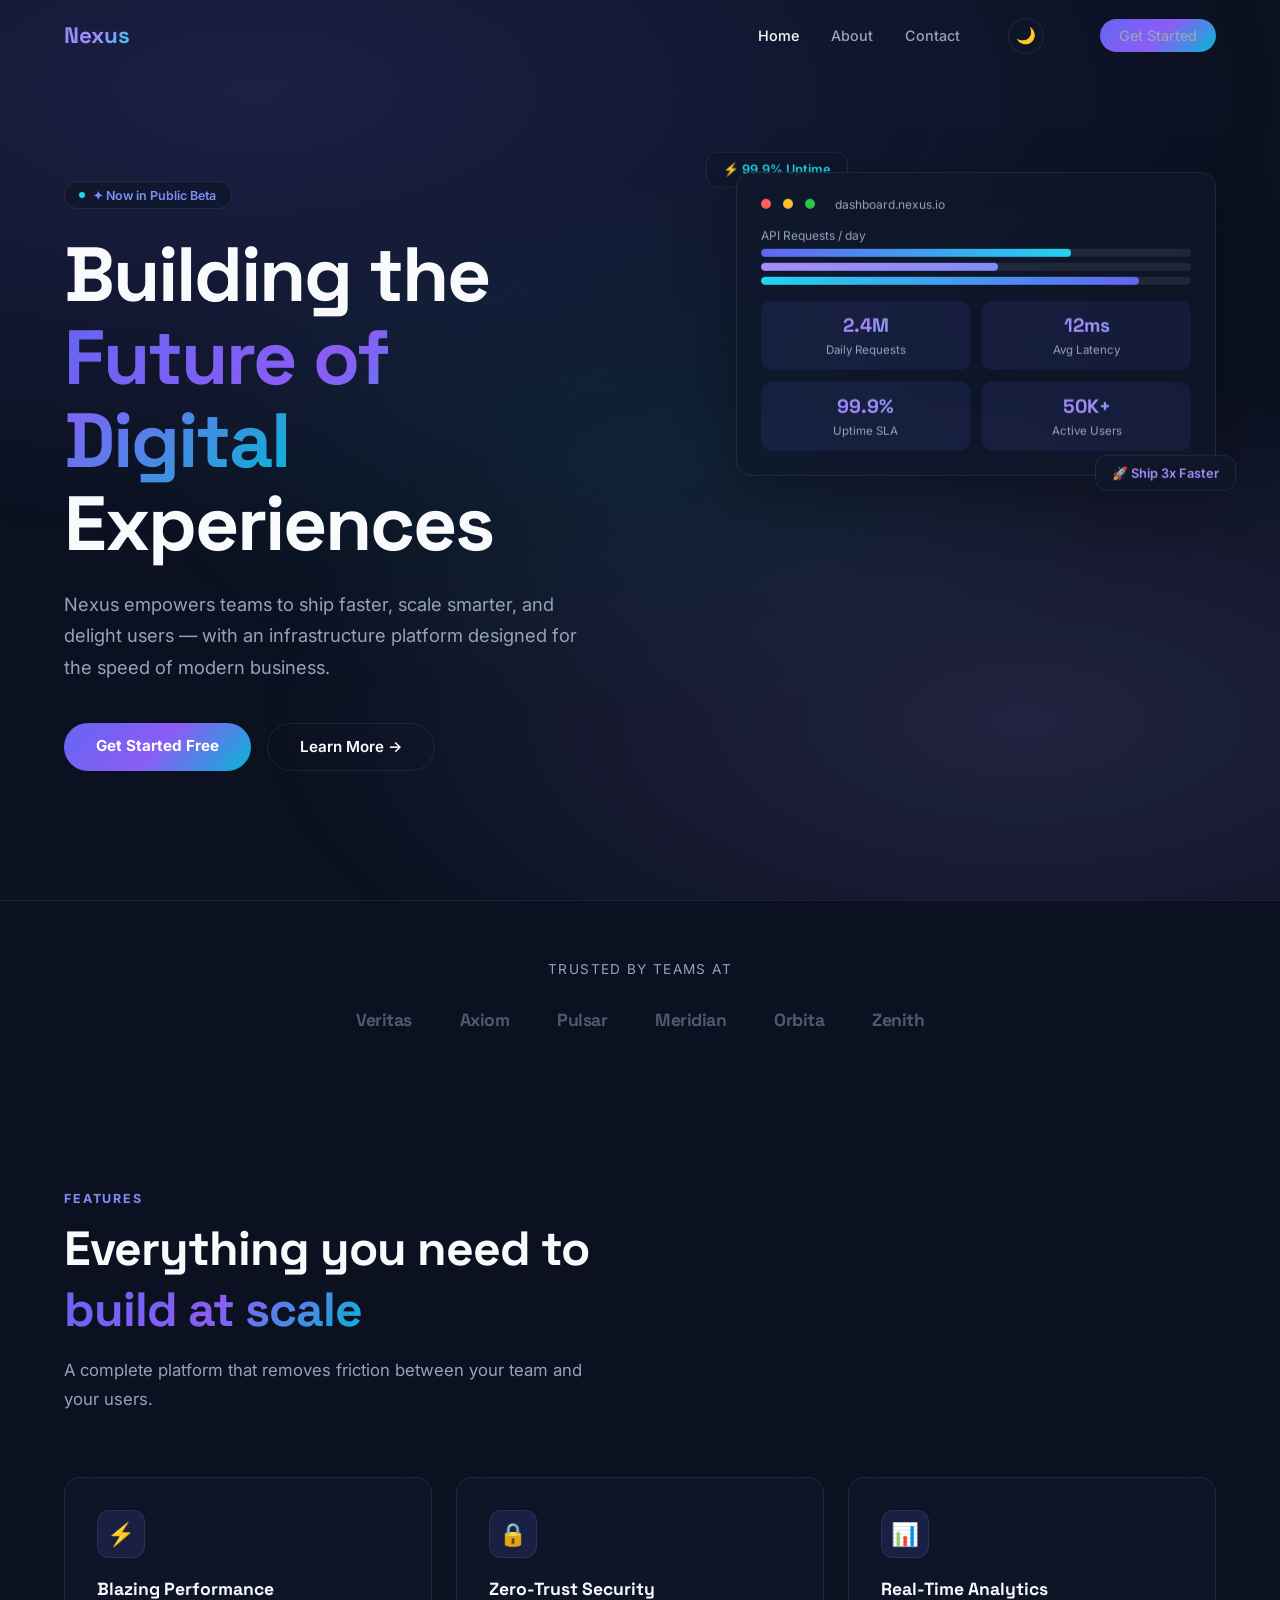
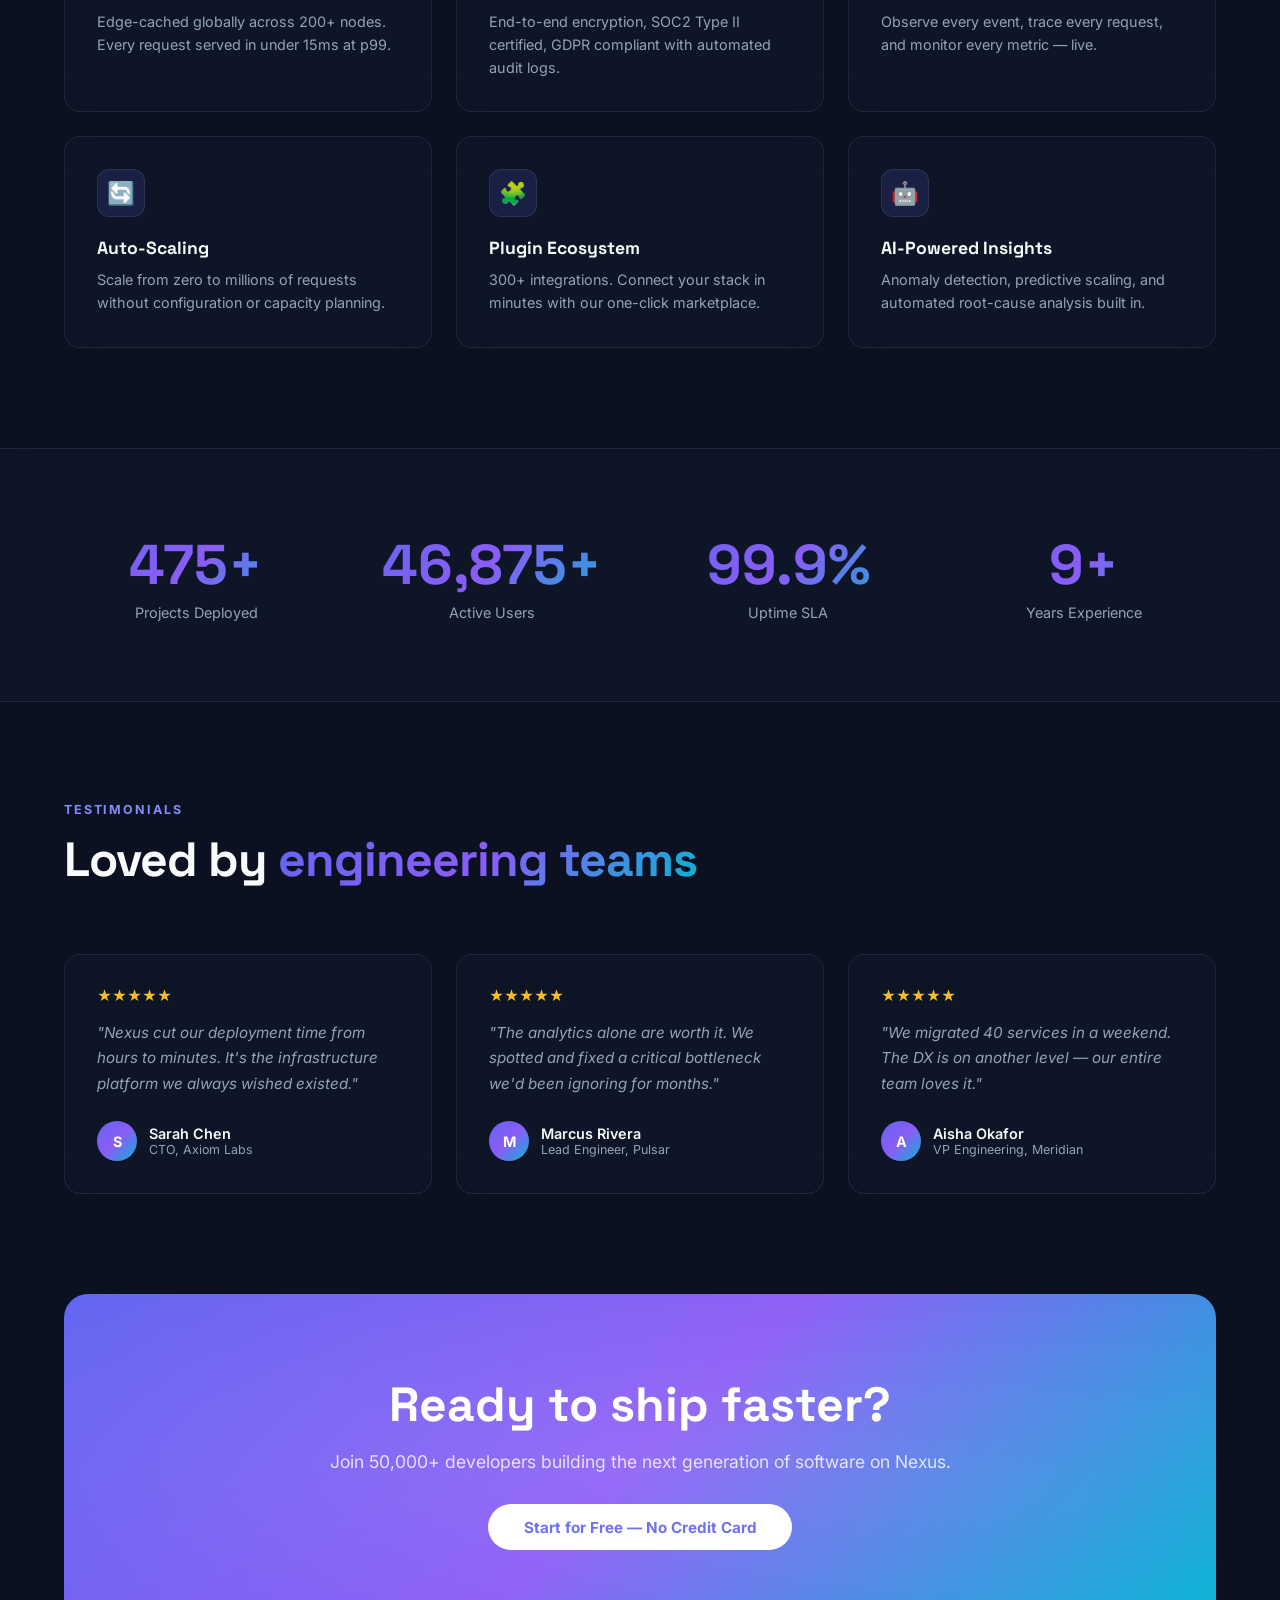
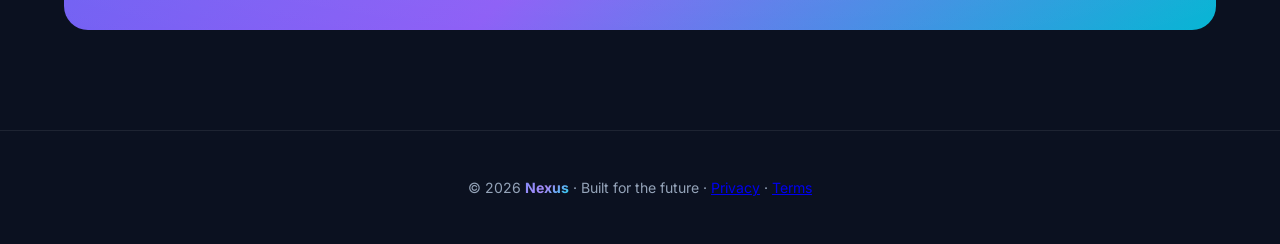
<file: index.html>
<!DOCTYPE html>
<html lang="en" data-theme="dark">

<head>
    <meta charset="UTF-8">
    <meta name="viewport" content="width=device-width, initial-scale=1.0">

    <title>Nexus - Premium SaaS Platform</title>

    <link rel="preconnect" href="https://fonts.googleapis.com">
    <link href="https://fonts.googleapis.com/css2?family=Space+Grotesk:wght@400;500;600;700;800&family=Inter:wght@400;500;600&display=swap" rel="stylesheet">

    <link rel="stylesheet" href="css/style.css">
</head>

<body>

<nav id="navbar">
    <a href="index.html" class="nav-logo">Nexus</a>

    <div class="nav-links">
        <a href="index.html" class="active">Home</a>
        <a href="about.html">About</a>
        <a href="contact.html">Contact</a>

        <button class="theme-toggle" id="themeToggle" title="Toggle theme">
            🌙
        </button>

        <a href="account.html" class="nav-cta">
            Get Started
        </a>
    </div>
</nav>

<!-- HERO -->

<section class="hero" style="padding-left:0;padding-right:0">

    <div class="container">

        <div class="hero-content">

            <div class="badge">
                ✦ Now in Public Beta
            </div>

            <h1>
                Building the
                <br>
                <span class="gradient-text">
                    Future of Digital
                </span>
                <br>
                Experiences
            </h1>

            <p>
                Nexus empowers teams to ship faster,
                scale smarter, and delight users —
                with an infrastructure platform designed
                for the speed of modern business.
            </p>

            <div class="btn-group">

                <a href="account.html" class="btn-primary">
                    Get Started Free
                </a>

                <a href="about.html" class="btn-outline">
                    Learn More →
                </a>

            </div>

        </div>

    </div>

    <div class="hero-visual">

        <div class="float-badge fb1">
            ⚡ 99.9% Uptime
        </div>

        <div class="hero-card">

            <div class="hc-header">
                <div class="hc-dot" style="background:#ff5f57"></div>
                <div class="hc-dot" style="background:#ffbd2e"></div>
                <div class="hc-dot" style="background:#28c840"></div>

                <span style="margin-left:.5rem;font-size:.75rem;color:var(--muted)">
                    dashboard.nexus.io
                </span>
            </div>

            <div style="margin-bottom:1rem">

                <div style="font-size:.75rem;color:var(--muted);margin-bottom:.4rem">
                    API Requests / day
                </div>

                <div class="hc-bar">
                    <div style="width:72%;height:100%;background:linear-gradient(90deg,#6366F1,#22D3EE);border-radius:4px"></div>
                </div>

                <div class="hc-bar">
                    <div style="width:55%;height:100%;background:linear-gradient(90deg,#A78BFA,#818CF8);border-radius:4px"></div>
                </div>

                <div class="hc-bar">
                    <div style="width:88%;height:100%;background:linear-gradient(90deg,#22D3EE,#6366F1);border-radius:4px"></div>
                </div>

            </div>

            <div class="hc-stat">

                <div class="hc-stat-item">
                    <strong>2.4M</strong>
                    <span>Daily Requests</span>
                </div>

                <div class="hc-stat-item">
                    <strong>12ms</strong>
                    <span>Avg Latency</span>
                </div>

                <div class="hc-stat-item">
                    <strong>99.9%</strong>
                    <span>Uptime SLA</span>
                </div>

                <div class="hc-stat-item">
                    <strong>50K+</strong>
                    <span>Active Users</span>
                </div>

            </div>

        </div>

        <div class="float-badge fb2">
            🚀 Ship 3x Faster
        </div>

    </div>

</section>

<!-- LOGOS -->

<div class="logos">
    <p>Trusted by teams at</p>

    <div class="logo-row">
        <span class="logo-item">Veritas</span>
        <span class="logo-item">Axiom</span>
        <span class="logo-item">Pulsar</span>
        <span class="logo-item">Meridian</span>
        <span class="logo-item">Orbita</span>
        <span class="logo-item">Zenith</span>
    </div>
</div>

<!-- FEATURES -->

<section>

    <div class="container">

        <div class="section-label">
            Features
        </div>

        <h2 class="section-title">
            Everything you need to
            <br>
            <span class="gradient-text">
                build at scale
            </span>
        </h2>

        <p class="section-sub">
            A complete platform that removes friction between your team and your users.
        </p>

        <div class="features-grid">
          <div class="feat-card reveal"><div class="feat-icon">⚡</div><h3>Blazing Performance</h3><p>Edge-cached globally across 200+ nodes. Every request served in under 15ms at p99.</p></div>
          <div class="feat-card reveal"><div class="feat-icon">🔒</div><h3>Zero-Trust Security</h3><p>End-to-end encryption, SOC2 Type II certified, GDPR compliant with automated audit logs.</p></div>
          <div class="feat-card reveal"><div class="feat-icon">📊</div><h3>Real-Time Analytics</h3><p>Observe every event, trace every request, and monitor every metric — live.</p></div>
          <div class="feat-card reveal"><div class="feat-icon">🔄</div><h3>Auto-Scaling</h3><p>Scale from zero to millions of requests without configuration or capacity planning.</p></div>
          <div class="feat-card reveal"><div class="feat-icon">🧩</div><h3>Plugin Ecosystem</h3><p>300+ integrations. Connect your stack in minutes with our one-click marketplace.</p></div>
          <div class="feat-card reveal"><div class="feat-icon">🤖</div><h3>AI-Powered Insights</h3><p>Anomaly detection, predictive scaling, and automated root-cause analysis built in.</p></div>
        </div>

        <!-- Keep your existing feature cards here -->

    </div>

</section>

<!-- STATS -->

<div class="stats">

    <div class="container">

        <div class="stats-grid">

            <div class="reveal">
                <div class="stat-num" data-target="500">0</div>
                <div class="stat-label">Projects Deployed</div>
            </div>

            <div class="reveal">
                <div class="stat-num" data-target="50000">0</div>
                <div class="stat-label">Active Users</div>
            </div>

            <div class="reveal">
                <div class="stat-num">99.9%</div>
                <div class="stat-label">Uptime SLA</div>
            </div>

            <div class="reveal">
                <div class="stat-num" data-target="10">0</div>
                <div class="stat-label">Years Experience</div>
            </div>

        </div>

    </div>

</div>

<!-- TESTIMONIALS -->

<section>

    <div class="container">

        <div class="section-label">
            Testimonials
        </div>

        <h2 class="section-title">
            Loved by
            <span class="gradient-text">
                engineering teams
            </span>
        </h2>

        <div class="testimonials-grid">
          <div class="test-card reveal"><div class="stars">★★★★★</div><blockquote>"Nexus cut our deployment time from hours to minutes. It's the infrastructure platform we always wished existed."</blockquote><div class="test-author"><div class="test-avatar">S</div><div><h4>Sarah Chen</h4><p>CTO, Axiom Labs</p></div></div></div>
          <div class="test-card reveal"><div class="stars">★★★★★</div><blockquote>"The analytics alone are worth it. We spotted and fixed a critical bottleneck we'd been ignoring for months."</blockquote><div class="test-author"><div class="test-avatar">M</div><div><h4>Marcus Rivera</h4><p>Lead Engineer, Pulsar</p></div></div></div>
          <div class="test-card reveal"><div class="stars">★★★★★</div><blockquote>"We migrated 40 services in a weekend. The DX is on another level — our entire team loves it."</blockquote><div class="test-author"><div class="test-avatar">A</div><div><h4>Aisha Okafor</h4><p>VP Engineering, Meridian</p></div></div></div>
        </div>

        <!-- Keep existing testimonial cards -->

    </div>

</section>

<!-- CTA -->

<div class="cta-band reveal">

    <h2>
        Ready to ship faster?
    </h2>

    <p>
        Join 50,000+ developers building the next generation of software on Nexus.
    </p>

    <a href="account.html" class="btn-white">Start for Free — No Credit Card</a>

</div>

<footer>
    <p>
        © 2026 <strong>Nexus</strong>
        · Built for the future ·
        <a href="#">Privacy</a> ·
        <a href="#">Terms</a>
    </p>
</footer>

<script src="js/script.js"></script>

</body>
</html>
</file>
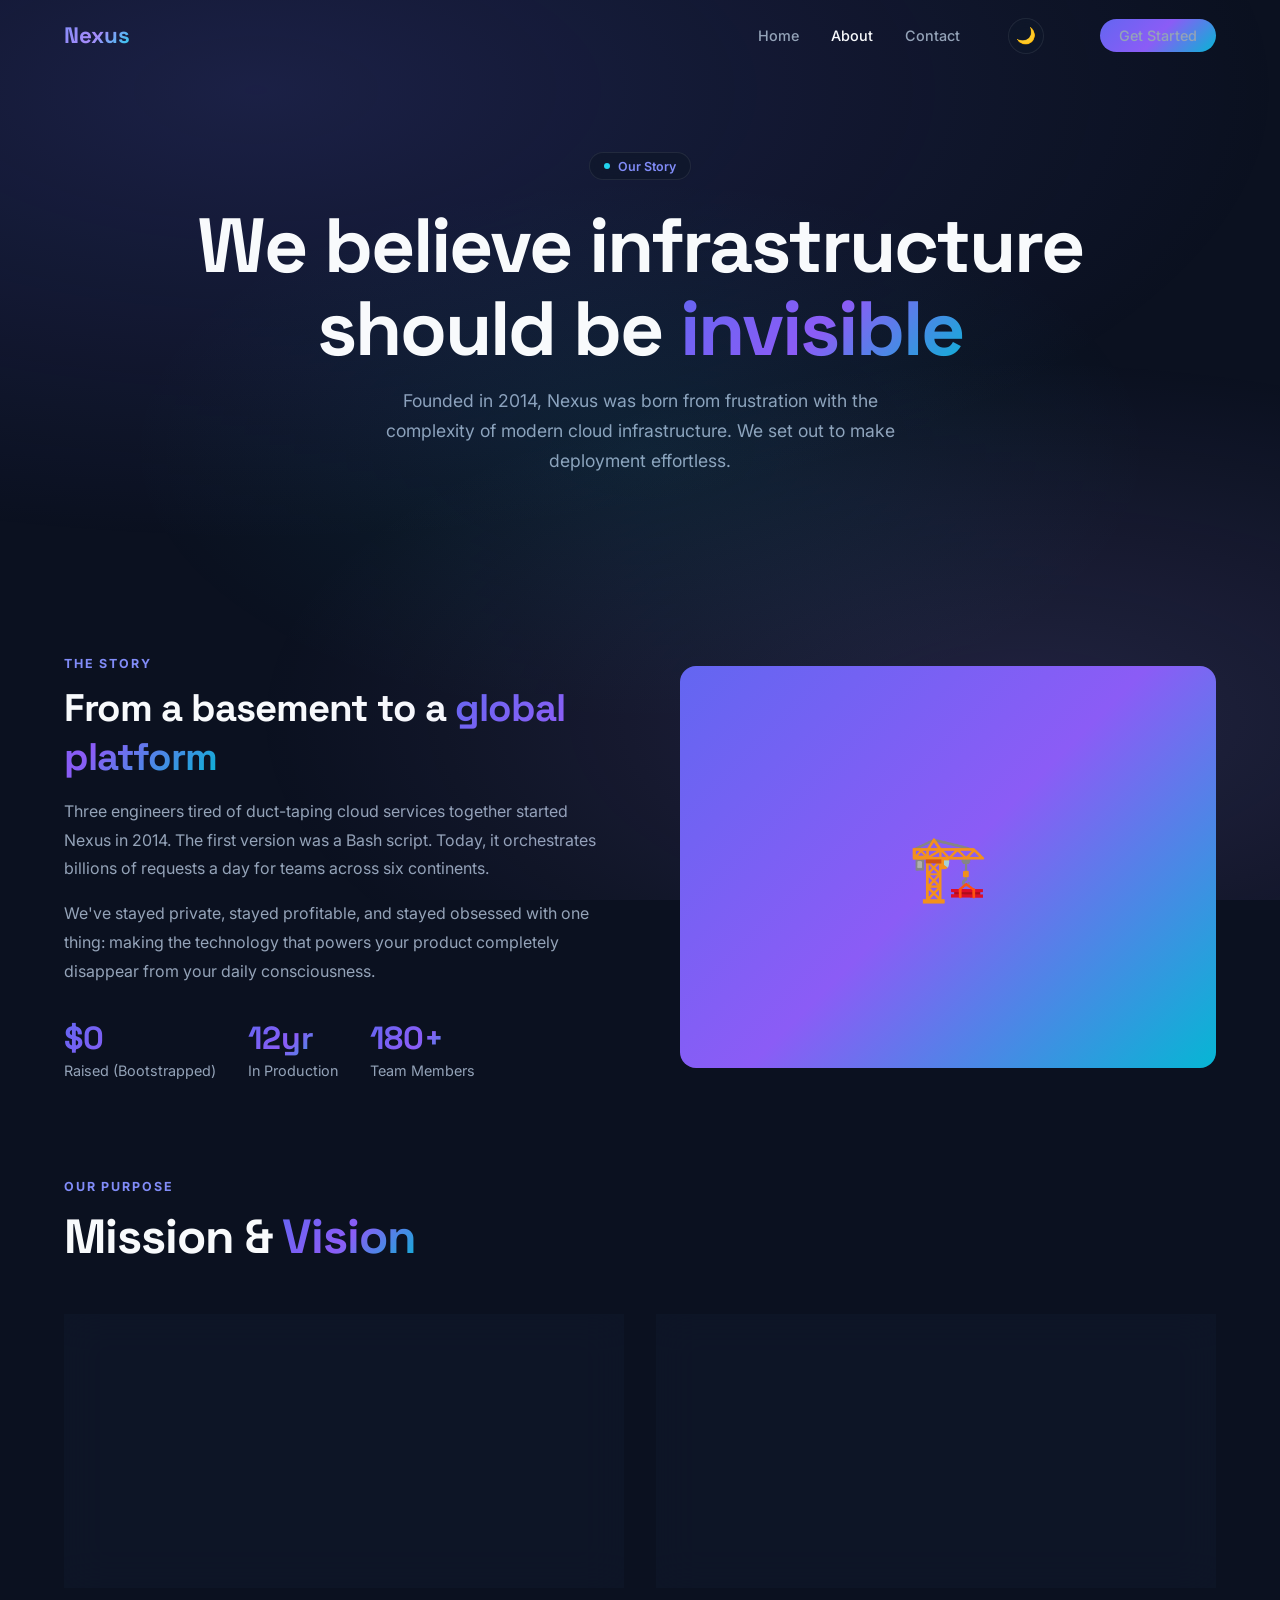
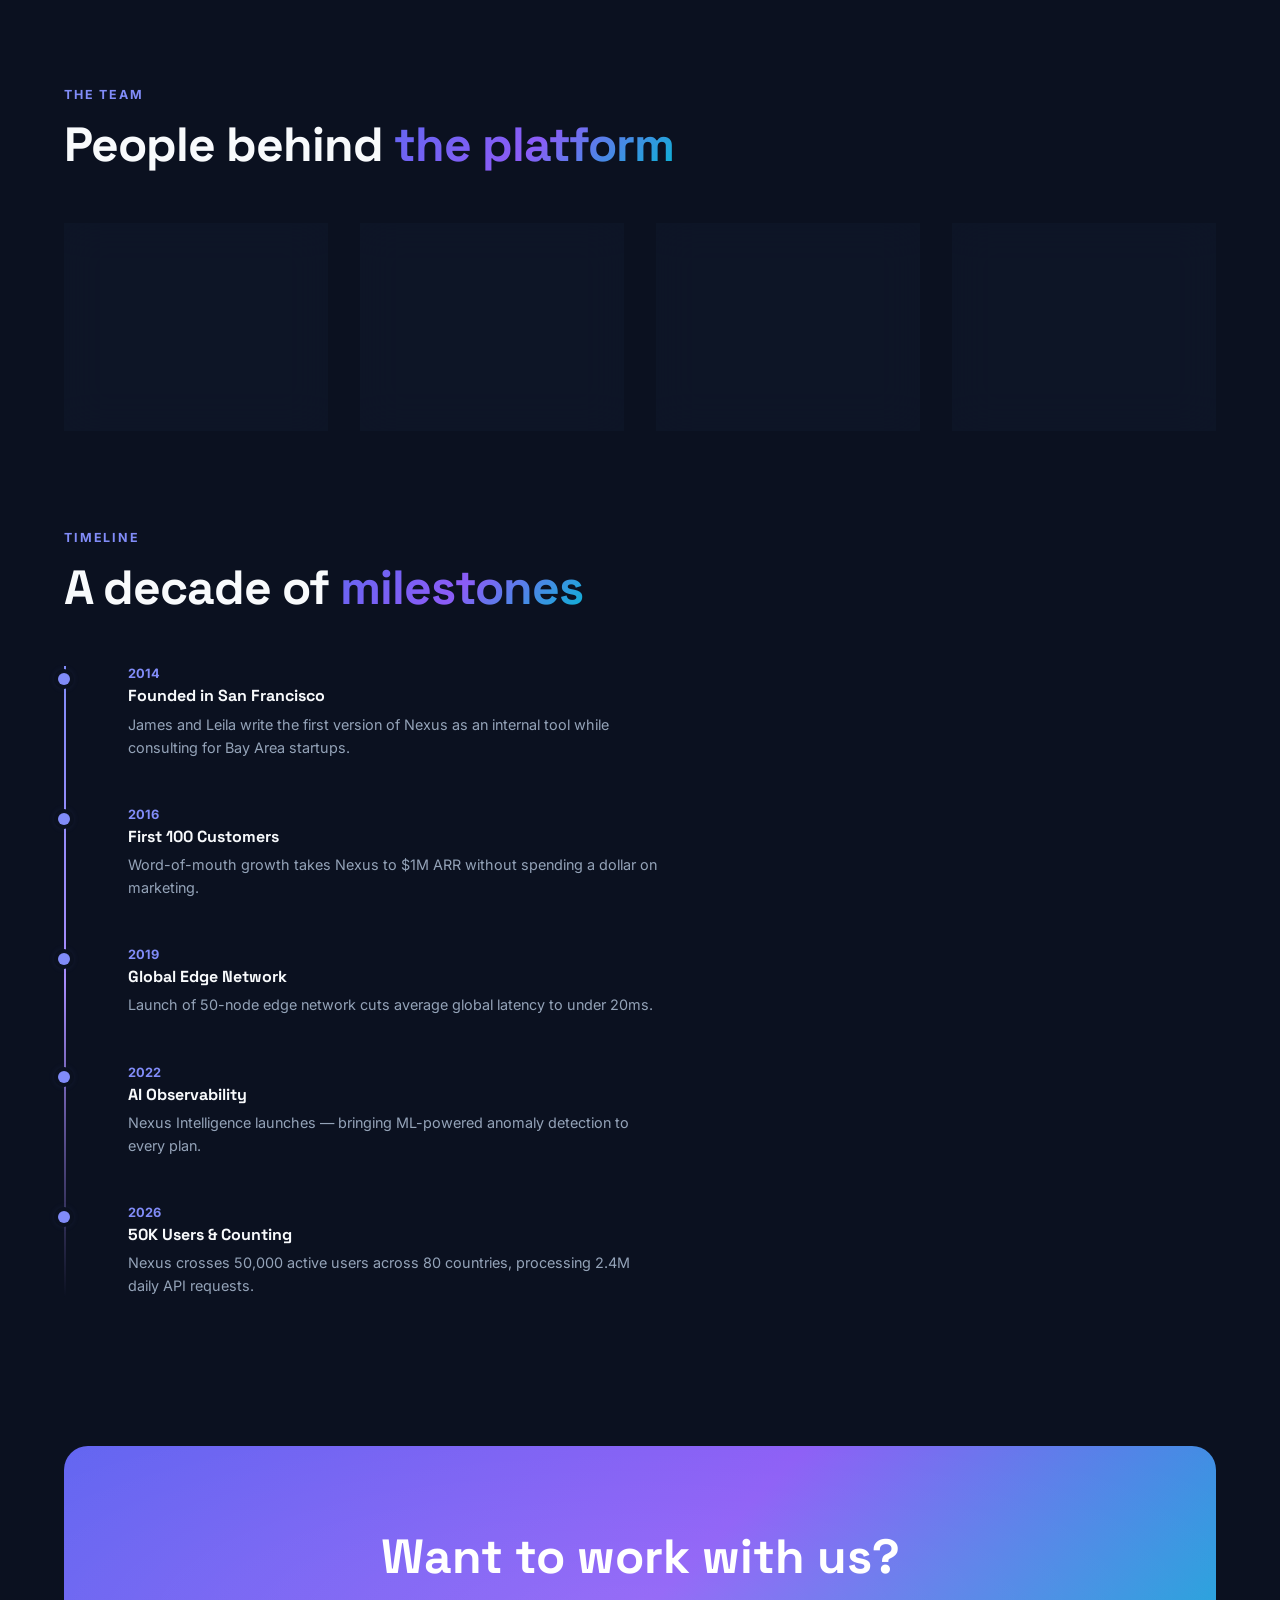
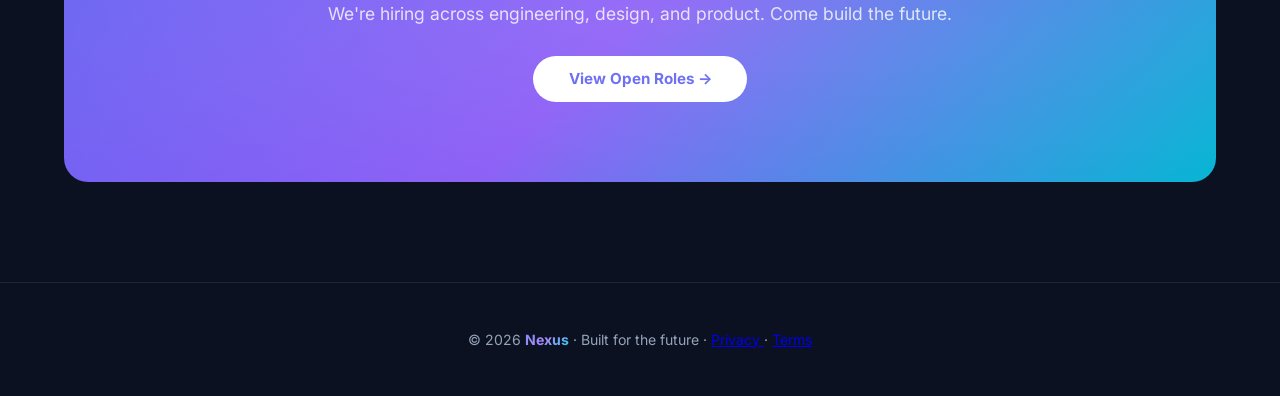
<file: about.html>
<!DOCTYPE html>
<html lang="en" data-theme="dark">
    <head>
    <meta charset="UTF-8">
    <meta name="viewport" content="width=device-width, initial-scale=1.0">

    <title>About Us | Nexus</title>

    <link rel="preconnect" href="https://fonts.googleapis.com">

    <link href="https://fonts.googleapis.com/css2?family=Space+Grotesk:wght@400;500;600;700;800&family=Inter:wght@400;500;600&display=swap" rel="stylesheet">

    <link rel="stylesheet" href="css/style.css">
</head>
    <body>
<nav id="navbar">
  <a href="index.html" class="nav-logo">Nexus</a>
  <div class="nav-links">
    <a href="index.html" >Home</a>
    <a href="about.html" class="active">About</a>
    <a href="contact.html" >Contact</a>
    <button class="theme-toggle" id="themeToggle" title="Toggle theme">🌙</button>
    <a href="account.html" class="nav-cta">Get Started</a>
  </div>
</nav>
<div class="about-hero">
    <div class="container">
      <div class="badge">Our Story</div>
      <h1 style="margin-bottom:1rem">We believe infrastructure<br>should be <span class="gradient-text">invisible</span></h1>
      <p style="color:var(--muted);font-size:1.1rem;max-width:540px;margin:0 auto;line-height:1.7">Founded in 2014, Nexus was born from frustration with the complexity of modern cloud infrastructure. We set out to make deployment effortless.</p>
    </div>
  </div>

  <section>
    <div class="container">
      <div class="story-grid">
        <div>
          <div class="section-label">The Story</div>
          <h2 class="section-title" style="font-size:clamp(1.8rem,3vw,2.5rem)">From a basement to a <span class="gradient-text">global platform</span></h2>
          <p style="color:var(--muted);line-height:1.8;margin-top:1rem">Three engineers tired of duct-taping cloud services together started Nexus in 2014. The first version was a Bash script. Today, it orchestrates billions of requests a day for teams across six continents.</p>
          <p style="color:var(--muted);line-height:1.8;margin-top:1rem">We've stayed private, stayed profitable, and stayed obsessed with one thing: making the technology that powers your product completely disappear from your daily consciousness.</p>
          <div style="display:flex;gap:2rem;margin-top:2rem;flex-wrap:wrap">
            <div><div class="stat-num" style="font-size:2rem">$0</div><div class="stat-label">Raised (Bootstrapped)</div></div>
            <div><div class="stat-num" style="font-size:2rem">12yr</div><div class="stat-label">In Production</div></div>
            <div><div class="stat-num" style="font-size:2rem">180+</div><div class="stat-label">Team Members</div></div>
          </div>
        </div>
        <div class="story-img reveal">🏗️</div>
      </div>
    </div>
  </section>

  <section style="padding-top:0">
    <div class="container">
      <div class="section-label">Our Purpose</div>
      <h2 class="section-title">Mission & <span class="gradient-text">Vision</span></h2>
      <div class="mission-grid">
        <div class="mission-card reveal">
          <div class="feat-icon">🎯</div>
          <h3>Mission</h3>
          <p style="color:var(--muted);line-height:1.7">To eliminate infrastructure complexity so engineers can focus entirely on building products people love — not on the plumbing that powers them.</p>
        </div>
        <div class="mission-card reveal">
          <div class="feat-icon">🔭</div>
          <h3>Vision</h3>
          <p style="color:var(--muted);line-height:1.7">A world where every developer — from a solo founder to a Fortune 500 team — ships software with the same confidence and speed.</p>
        </div>
      </div>
    </div>
  </section>

  <section style="padding-top:0">
    <div class="container">
      <div class="section-label">The Team</div>
      <h2 class="section-title">People behind <span class="gradient-text">the platform</span></h2>
      <div class="team-grid">
        <div class="team-card reveal"><div class="team-avatar">JK</div><h4>James Kira</h4><span>Co-founder & CEO</span></div>
        <div class="team-card reveal"><div class="team-avatar">LP</div><h4>Leila Park</h4><span>Co-founder & CTO</span></div>
        <div class="team-card reveal"><div class="team-avatar">DM</div><h4>Dev Mehta</h4><span>Head of Product</span></div>
        <div class="team-card reveal"><div class="team-avatar">RO</div><h4>Rosa Ortega</h4><span>Head of Design</span></div>
      </div>
    </div>
  </section>

  <section style="padding-top:0">
    <div class="container">
      <div class="section-label">Timeline</div>
      <h2 class="section-title">A decade of <span class="gradient-text">milestones</span></h2>
      <div class="timeline" style="max-width:600px;margin-top:3rem">
        <div class="tl-item reveal"><div class="tl-year">2014</div><h4>Founded in San Francisco</h4><p>James and Leila write the first version of Nexus as an internal tool while consulting for Bay Area startups.</p></div>
        <div class="tl-item reveal"><div class="tl-year">2016</div><h4>First 100 Customers</h4><p>Word-of-mouth growth takes Nexus to $1M ARR without spending a dollar on marketing.</p></div>
        <div class="tl-item reveal"><div class="tl-year">2019</div><h4>Global Edge Network</h4><p>Launch of 50-node edge network cuts average global latency to under 20ms.</p></div>
        <div class="tl-item reveal"><div class="tl-year">2022</div><h4>AI Observability</h4><p>Nexus Intelligence launches — bringing ML-powered anomaly detection to every plan.</p></div>
        <div class="tl-item reveal"><div class="tl-year">2026</div><h4>50K Users & Counting</h4><p>Nexus crosses 50,000 active users across 80 countries, processing 2.4M daily API requests.</p></div>
      </div>
    </div>
  </section>

  <div class="cta-band reveal">

    <h2>
        Want to work with us?
    </h2>

    <p>
        We're hiring across engineering,
        design, and product.
        Come build the future.
    </p>

    <a href="contact.html" class="btn-white">
        View Open Roles →
    </a>

</div>
  <footer>

    <p>
        © 2026 <strong>Nexus</strong>
        · Built for the future ·

        <a href="#">
            Privacy
        </a>

        ·

        <a href="#">
            Terms
        </a>
    </p>

</footer>
<script src="js/script.js">

</script>
</body>
</html>
</file>
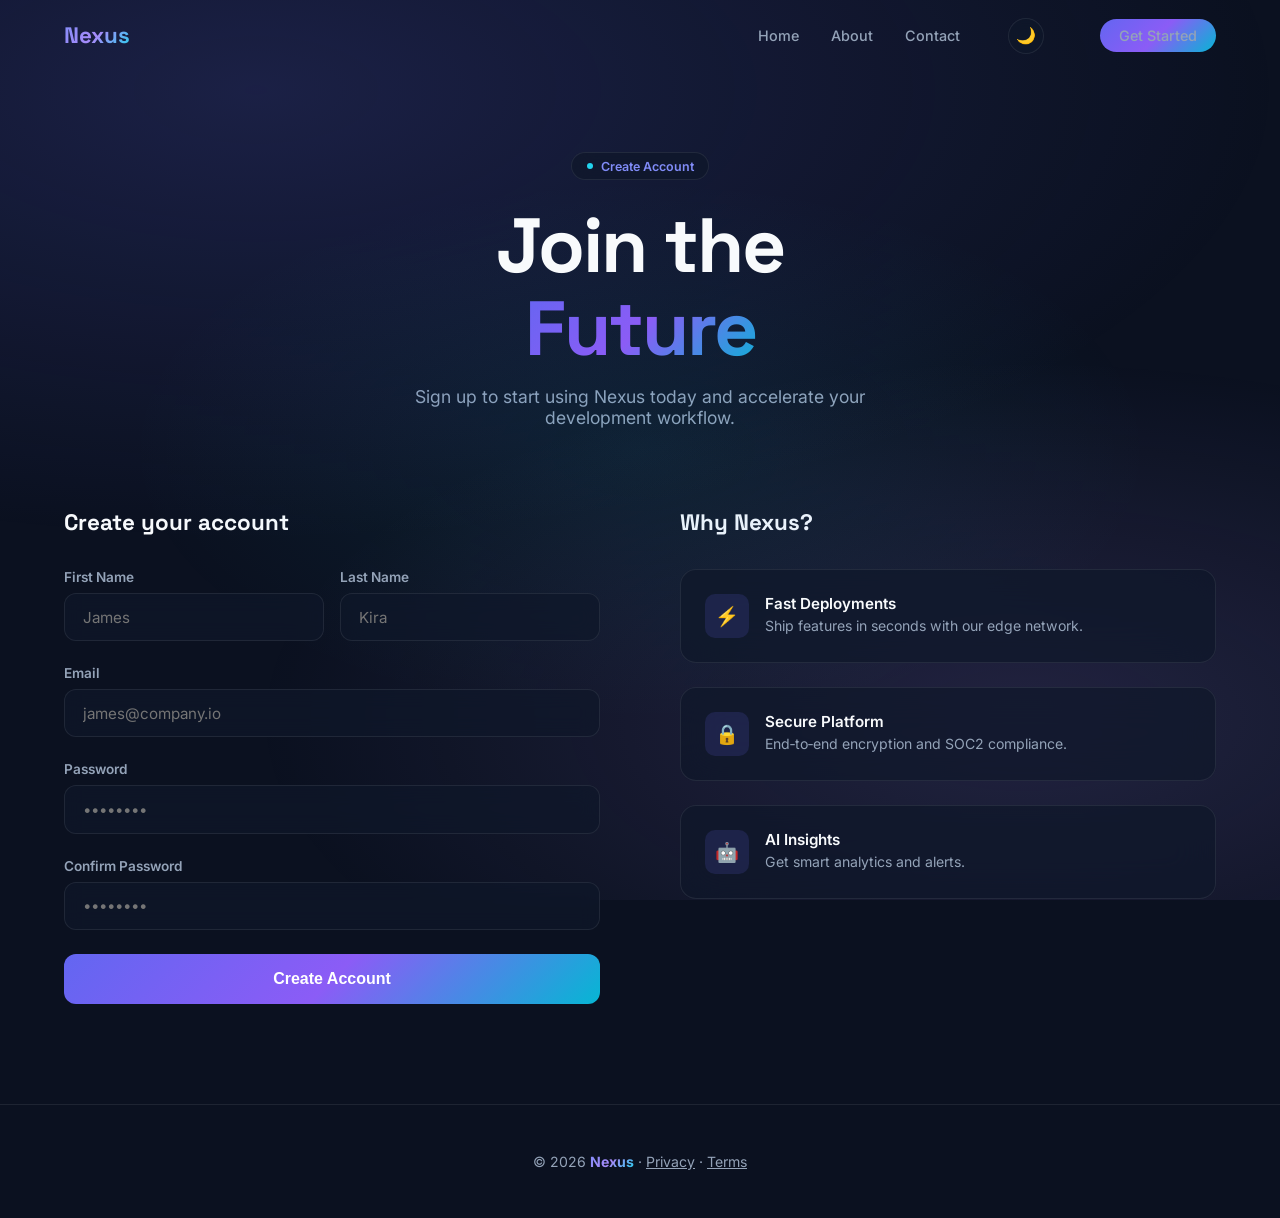
<file: account.html>
<!DOCTYPE html>
<html lang="en" data-theme="dark">
<head>
    <meta charset="UTF-8">
    <meta name="viewport" content="width=device-width,initial-scale=1.0">
    <title>Create Account | Nexus</title>
    <link rel="preconnect" href="https://fonts.googleapis.com">
    <link href="https://fonts.googleapis.com/css2?family=Space+Grotesk:wght@400;500;600;700;800&family=Inter:wght@400;500;600&display=swap" rel="stylesheet">
    <link rel="stylesheet" href="css/style.css">
</head>
<body>
<nav id="navbar">
  <a href="index.html" class="nav-logo">Nexus</a>
  <div class="nav-links">
    <a href="index.html">Home</a>
    <a href="about.html">About</a>
    <a href="contact.html">Contact</a>
    <button class="theme-toggle" id="themeToggle" title="Toggle theme">🌙</button>
    <a href="account.html" class="nav-cta">Get Started</a>
  </div>
</nav>

<div class="contact-hero">
  <div class="container">
    <div class="badge">Create Account</div>
    <h1 style="margin-bottom:1rem">Join the <br><span class="gradient-text">Future</span></h1>
    <p style="color:var(--muted);font-size:1.1rem;max-width:480px;margin:0 auto">Sign up to start using Nexus today and accelerate your development workflow.</p>
  </div>
</div>

<section style="padding-top:0">
  <div class="container">
    <div class="contact-grid">
      <div>
        <h3 style="font-family:'Space Grotesk',sans-serif;font-weight:700;font-size:1.4rem;margin-bottom:2rem">Create your account</h3>
        <form id="contactForm" onsubmit="handleSubmit(event)">
          <div style="display:grid;grid-template-columns:1fr 1fr;gap:1rem">
            <div class="form-group"><label>First Name</label><input type="text" placeholder="James" required></div>
            <div class="form-group"><label>Last Name</label><input type="text" placeholder="Kira" required></div>
          </div>
          <div class="form-group"><label>Email</label><input type="email" placeholder="james@company.io" required></div>
          <div class="form-group"><label>Password</label><input type="password" placeholder="••••••••" required></div>
          <div class="form-group"><label>Confirm Password</label><input type="password" placeholder="••••••••" required></div>
          <button type="submit" class="btn-primary" id="submitBtn" style="width:100%;padding:1rem;border-radius:12px;font-size:1rem">Create Account</button>
          <div class="success-msg" id="successMsg">✅ Account created! Check your email to verify.</div>
        </form>
      </div>
      <div>
        <h3 style="font-family:'Space Grotesk',sans-serif;font-weight:700;font-size:1.4rem;margin-bottom:2rem">Why Nexus?</h3>
        <div class="contact-info">
          <div class="ci-card"><div class="ci-icon">⚡</div><div><h4>Fast Deployments</h4><p>Ship features in seconds with our edge network.</p></div></div>
          <div class="ci-card"><div class="ci-icon">🔒</div><div><h4>Secure Platform</h4><p>End‑to‑end encryption and SOC2 compliance.</p></div></div>
          <div class="ci-card"><div class="ci-icon">🤖</div><div><h4>AI Insights</h4><p>Get smart analytics and alerts.</p></div></div>
        </div>
      </div>
    </div>
  </div>
</section>

<footer>
  <p>© 2026 <strong>Nexus</strong> · <a href="#" style="color:var(--muted)">Privacy</a> · <a href="#" style="color:var(--muted)">Terms</a></p>
</footer>
<script src="js/script.js"></script>
</body>
</html>
</file>
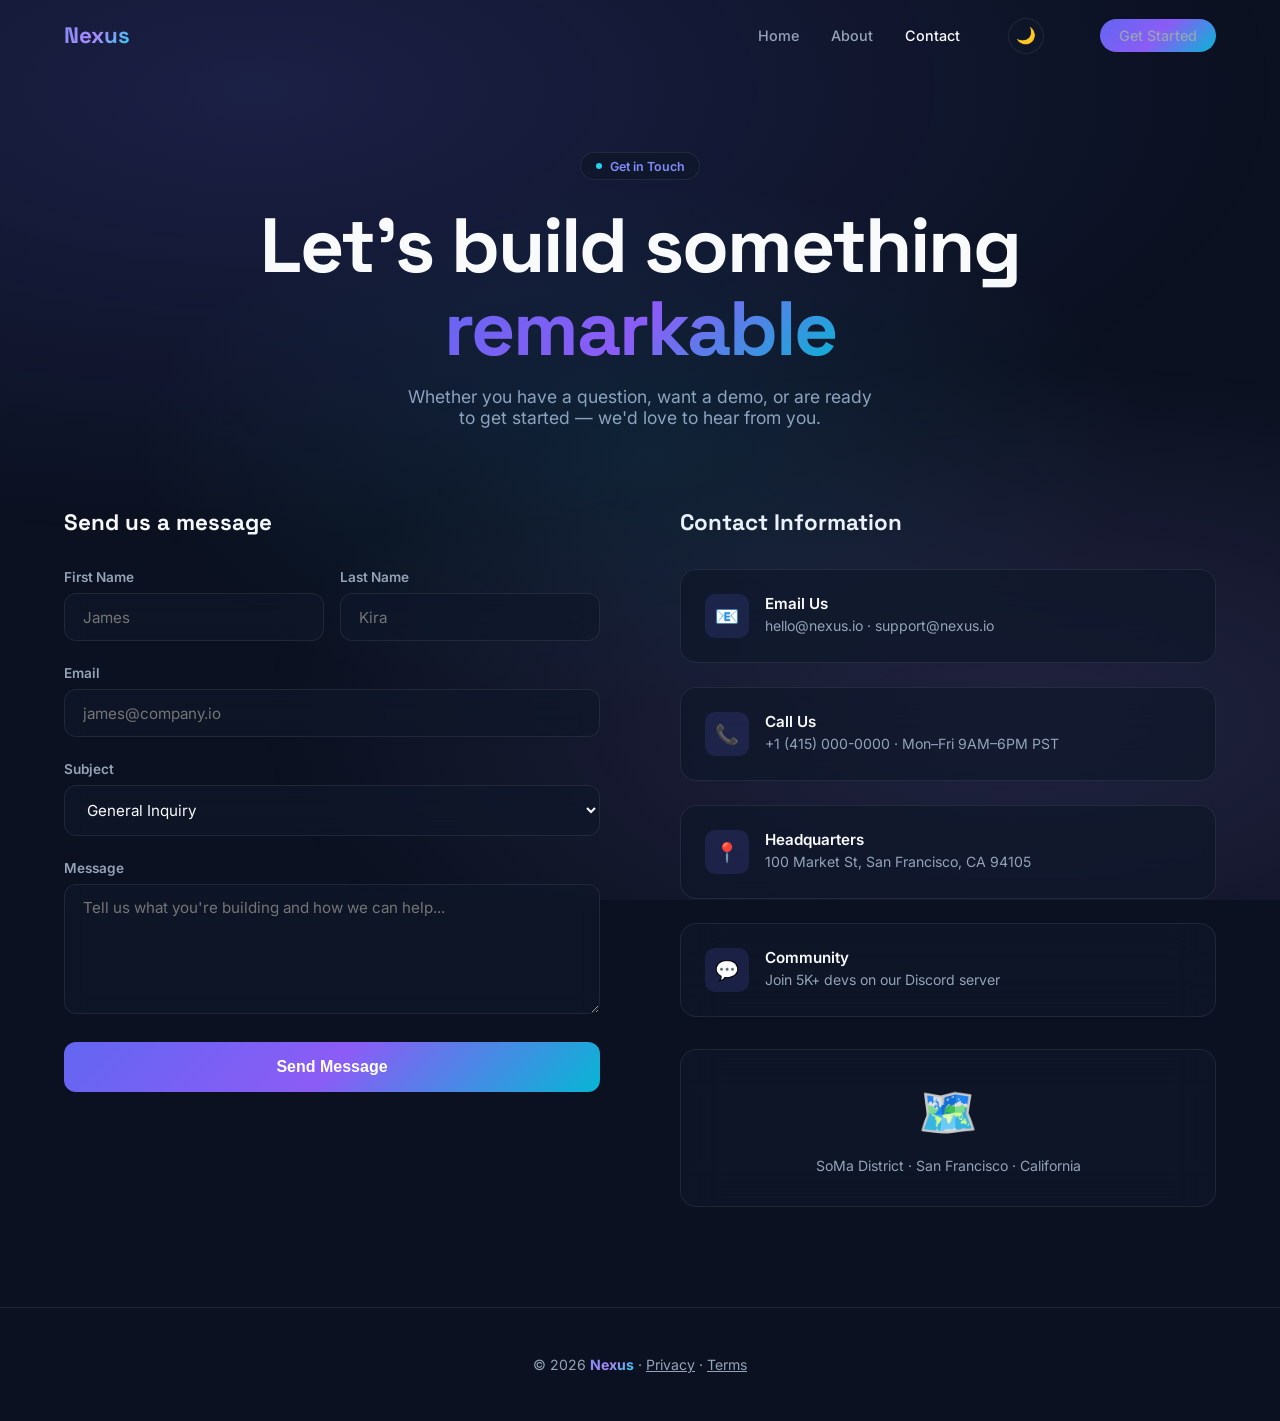
<file: contact.html>
<!DOCTYPE html><html lang="en" data-theme="dark"><head><meta charset="UTF-8"><meta name="viewport" content="width=device-width,initial-scale=1"><link rel="preconnect" href="https://fonts.googleapis.com"><link href="https://fonts.googleapis.com/css2?family=Space+Grotesk:wght@400;500;600;700;800&family=Inter:wght@400;500;600&display=swap" rel="stylesheet"><link rel="stylesheet" href="css/style.css"></head><body>
<nav id="navbar" class="scrolled">
  <a href="index.html" class="nav-logo">Nexus</a>
  <div class="nav-links">
    <a href="index.html" >Home</a>
    <a href="about.html" >About</a>
    <a href="contact.html" class="active">Contact</a>
    <button class="theme-toggle" id="themeToggle" title="Toggle theme">🌙</button>
    <a href="account.html" class="nav-cta">Get Started</a>
  </div>
</nav>
<div class="contact-hero">
    <div class="container">
      <div class="badge">Get in Touch</div>
      <h1 style="margin-bottom:1rem">Let's build something<br><span class="gradient-text">remarkable</span></h1>
      <p style="color:var(--muted);font-size:1.1rem;max-width:480px;margin:0 auto">Whether you have a question, want a demo, or are ready to get started — we'd love to hear from you.</p>
    </div>
  </div>

  <section style="padding-top:0">
    <div class="container">
      <div class="contact-grid">
        <div>
          <h3 style="font-family:'Space Grotesk',sans-serif;font-weight:700;font-size:1.4rem;margin-bottom:2rem">Send us a message</h3>
          <form id="contactForm" onsubmit="handleSubmit(event)">
            <div style="display:grid;grid-template-columns:1fr 1fr;gap:1rem">
              <div class="form-group"><label>First Name</label><input type="text" placeholder="James" required></div>
              <div class="form-group"><label>Last Name</label><input type="text" placeholder="Kira" required></div>
            </div>
            <div class="form-group"><label>Email</label><input type="email" placeholder="james@company.io" required></div>
            <div class="form-group"><label>Subject</label>
              <select><option>General Inquiry</option><option>Demo Request</option><option>Enterprise Sales</option><option>Technical Support</option><option>Partnership</option></select>
            </div>
            <div class="form-group"><label>Message</label><textarea placeholder="Tell us what you're building and how we can help..." required></textarea></div>
            <button type="submit" class="btn-primary" id="submitBtn" style="width:100%;padding:1rem;border-radius:12px;font-size:1rem">Send Message</button>
            <div class="success-msg" id="successMsg">✅ Message sent! We'll get back to you within 24 hours.</div>
          </form>
        </div>
        <div>
          <h3 style="font-family:'Space Grotesk',sans-serif;font-weight:700;font-size:1.4rem;margin-bottom:2rem">Contact Information</h3>
          <div class="contact-info">
            <div class="ci-card"><div class="ci-icon">📧</div><div><h4>Email Us</h4><p>hello@nexus.io · support@nexus.io</p></div></div>
            <div class="ci-card"><div class="ci-icon">📞</div><div><h4>Call Us</h4><p>+1 (415) 000-0000 · Mon–Fri 9AM–6PM PST</p></div></div>
            <div class="ci-card"><div class="ci-icon">📍</div><div><h4>Headquarters</h4><p>100 Market St, San Francisco, CA 94105</p></div></div>
            <div class="ci-card"><div class="ci-icon">💬</div><div><h4>Community</h4><p>Join 5K+ devs on our Discord server</p></div></div>
          </div>
          <div style="margin-top:2rem;background:var(--surface);border:1px solid var(--border);border-radius:var(--radius);padding:2rem;backdrop-filter:blur(20px);text-align:center">
            <div style="font-size:3rem;margin-bottom:1rem">🗺️</div>
            <p style="color:var(--muted);font-size:.88rem">SoMa District · San Francisco · California</p>
          </div>
        </div>
      </div>
    </div>
  </section>

  <footer><p>© 2026 <strong>Nexus</strong> · <a href="#" style="color:var(--muted)">Privacy</a> · <a href="#" style="color:var(--muted)">Terms</a></p></footer>
<script src="js/script.js"></script></body></html>
</file>
<file: css/style.css>
*,*::before,*::after{box-sizing:border-box;margin:0;padding:0}
:root{
--bg:#0B1120;--surface:rgba(15,23,42,0.7);--border:rgba(255,255,255,0.08);
--primary:#818CF8;--secondary:#A78BFA;--accent:#22D3EE;
--text:#F8FAFC;--muted:#94A3B8;--glow:rgba(129,140,248,0.3);
--g1:linear-gradient(135deg,#6366F1,#8B5CF6,#06B6D4);
--g2:linear-gradient(135deg,#818CF8,#A78BFA,#22D3EE);
--radius:16px;--nav-h:72px;
}
[data-theme="light"]{
--bg:#F6F8FC;--surface:rgba(255,255,255,0.75);--border:rgba(255,255,255,0.35);
--primary:#6366F1;--secondary:#8B5CF6;--accent:#06B6D4;
--text:#0F172A;--muted:#64748B;--glow:rgba(99,102,241,0.25);
}
html{scroll-behavior:smooth}
body{font-family:'Inter',sans-serif;background:var(--bg);color:var(--text);overflow-x:hidden;transition:background .3s,color .3s}
body::before{content:'';position:fixed;inset:0;pointer-events:none;z-index:0;
background:radial-gradient(ellipse 80% 50% at 20% 10%,rgba(99,102,241,0.18),transparent),
radial-gradient(ellipse 60% 40% at 80% 80%,rgba(167,139,250,0.15),transparent),
radial-gradient(ellipse 40% 30% at 50% 50%,rgba(34,211,238,0.08),transparent);}
[data-theme="light"] body::before{
background:radial-gradient(ellipse 80% 50% at 20% 10%,rgba(99,102,241,0.12),transparent),
radial-gradient(ellipse 60% 40% at 80% 80%,rgba(139,92,246,0.1),transparent);}

/* Scrollbar */
::-webkit-scrollbar{width:6px}
::-webkit-scrollbar-track{background:transparent}
::-webkit-scrollbar-thumb{background:var(--primary);border-radius:3px}

/* NAV */
nav{position:fixed;top:0;left:0;right:0;z-index:100;height:var(--nav-h);
display:flex;align-items:center;padding:0 5%;transition:all .3s;
border-bottom:1px solid transparent;}
nav.scrolled{background:var(--surface);backdrop-filter:blur(20px);-webkit-backdrop-filter:blur(20px);
border-bottom:1px solid var(--border);box-shadow:0 4px 30px rgba(0,0,0,0.1);}
.nav-logo{font-family:'Space Grotesk',sans-serif;font-weight:800;font-size:1.4rem;text-decoration:none;
background:var(--g2);-webkit-background-clip:text;-webkit-text-fill-color:transparent;cursor:pointer;}
.nav-links{display:flex;gap:2rem;margin-left:auto;align-items:center}
.nav-links a{color:var(--muted);text-decoration:none;font-size:.9rem;font-weight:500;
transition:color .2s;cursor:pointer;}
.nav-links a:hover,.nav-links a.active{color:var(--text)}
.nav-cta{text-decoration:none;margin-left:1.5rem;padding:.5rem 1.2rem;border-radius:50px;
background:var(--g1);color:#fff;font-weight:600;font-size:.85rem;
border:none;cursor:pointer;transition:opacity .2s,transform .2s;}
.nav-cta:hover{opacity:.9;transform:translateY(-1px)}
.theme-toggle{width:36px;height:36px;border-radius:50%;border:1px solid var(--border);
background:var(--surface);cursor:pointer;display:flex;align-items:center;justify-content:center;
margin-left:1rem;font-size:1rem;backdrop-filter:blur(10px);transition:all .3s;}
.hamburger{display:none;flex-direction:column;gap:5px;cursor:pointer;padding:4px}
.hamburger span{width:22px;height:2px;background:var(--text);border-radius:2px;transition:all .3s}
.mobile-menu{display:none;position:fixed;top:var(--nav-h);left:0;right:0;
background:var(--surface);backdrop-filter:blur(20px);padding:1.5rem 5%;
border-bottom:1px solid var(--border);flex-direction:column;gap:1rem;z-index:99;}
.mobile-menu a{color:var(--muted);text-decoration:none;font-weight:500;padding:.5rem 0;cursor:pointer}

/* PAGES */
.page{display:none;position:relative;z-index:1}
.page.active{display:block}

/* SECTIONS */
section{padding:100px 5%}
.container{max-width:1200px;margin:0 auto}

/* HERO */
.hero{min-height:100vh;display:flex;align-items:center;padding-top:calc(var(--nav-h) + 60px);padding-bottom:80px}
.hero-content{max-width:700px}
.badge{display:inline-flex;align-items:center;gap:.5rem;padding:.35rem .9rem;
border-radius:50px;border:1px solid var(--border);background:var(--surface);
font-size:.78rem;font-weight:600;color:var(--primary);margin-bottom:1.5rem;
backdrop-filter:blur(10px);animation:fadeUp .6s ease both;}
.badge::before{content:'';width:6px;height:6px;border-radius:50%;background:var(--accent);animation:pulse 2s infinite}
@keyframes pulse{0%,100%{opacity:1}50%{opacity:.4}}
h1{font-family:'Space Grotesk',sans-serif;font-size:clamp(2.8rem,6vw,5rem);
font-weight:800;line-height:1.08;letter-spacing:-2px;margin-bottom:1.5rem;
animation:fadeUp .6s .1s ease both;}
.gradient-text{background:var(--g1);-webkit-background-clip:text;-webkit-text-fill-color:transparent}
.hero p{font-size:1.15rem;color:var(--muted);line-height:1.7;max-width:540px;
margin-bottom:2.5rem;animation:fadeUp .6s .2s ease both;}
.btn-group{display:flex;gap:1rem;flex-wrap:wrap;animation:fadeUp .6s .3s ease both;}
.btn-primary{text-decoration:none;padding:.85rem 2rem;border-radius:50px;background:var(--g1);
color:#fff;font-weight:700;font-size:.95rem;border:none;cursor:pointer;
transition:transform .2s,box-shadow .2s;}
.btn-primary:hover{transform:translateY(-2px);box-shadow:0 8px 30px var(--glow)}
.btn-outline{text-decoration:none;padding:.85rem 2rem;border-radius:50px;background:transparent;
color:var(--text);font-weight:600;font-size:.95rem;
border:1px solid var(--border);cursor:pointer;transition:all .2s;backdrop-filter:blur(10px);}
.btn-outline:hover{border-color:var(--primary);color:var(--primary);transform:translateY(-2px)}

/* HERO VISUAL */
.hero-visual{position:absolute;right:5%;top:50%;transform:translateY(-50%);
width:min(480px,45%);animation:float 6s ease-in-out infinite}
@keyframes float{0%,100%{transform:translateY(-50%)}50%{transform:translateY(calc(-50% - 20px))}}
.hero-card{background:var(--surface);backdrop-filter:blur(20px);border:1px solid var(--border);
border-radius:var(--radius);padding:1.5rem;box-shadow:0 20px 60px rgba(0,0,0,0.3)}
.hc-header{display:flex;align-items:center;gap:.75rem;margin-bottom:1rem}
.hc-dot{width:10px;height:10px;border-radius:50%}
.hc-bar{height:8px;border-radius:4px;background:var(--border);margin:6px 0;overflow:hidden;position:relative}
.hc-bar::after{content:'';position:absolute;left:0;top:0;bottom:0;border-radius:4px;background:var(--g1)}
.hc-stat{display:grid;grid-template-columns:1fr 1fr;gap:.75rem;margin-top:1rem}
.hc-stat-item{background:rgba(99,102,241,0.1);border-radius:10px;padding:.75rem;text-align:center}
.hc-stat-item strong{display:block;font-family:'Space Grotesk',sans-serif;font-weight:700;font-size:1.2rem;
background:var(--g2);-webkit-background-clip:text;-webkit-text-fill-color:transparent}
.hc-stat-item span{font-size:.72rem;color:var(--muted)}
.float-badge{position:absolute;background:var(--surface);backdrop-filter:blur(10px);
border:1px solid var(--border);border-radius:12px;padding:.6rem 1rem;font-size:.8rem;font-weight:600}
.fb1{top:-20px;left:-30px;color:var(--accent);animation:float 5s 1s ease-in-out infinite}
.fb2{bottom:-15px;right:-20px;color:var(--secondary);animation:float 5s .5s ease-in-out infinite}

/* LOGOS */
.logos{padding:60px 5%;text-align:center;border-top:1px solid var(--border)}
*,*::before,*::after{box-sizing:border-box;margin:0;padding:0}
:root{
--bg:#0B1120;--surface:rgba(15,23,42,0.7);--border:rgba(255,255,255,0.08);
--primary:#818CF8;--secondary:#A78BFA;--accent:#22D3EE;
--text:#F8FAFC;--muted:#94A3B8;--glow:rgba(129,140,248,0.3);
--g1:linear-gradient(135deg,#6366F1,#8B5CF6,#06B6D4);
--g2:linear-gradient(135deg,#818CF8,#A78BFA,#22D3EE);
--radius:16px;--nav-h:72px;
}
[data-theme="light"]{
--bg:#F6F8FC;--surface:rgba(255,255,255,0.75);--border:rgba(255,255,255,0.35);
--primary:#6366F1;--secondary:#8B5CF6;--accent:#06B6D4;
--text:#0F172A;--muted:#64748B;--glow:rgba(99,102,241,0.25);
}
html{scroll-behavior:smooth}
body{font-family:'Inter',sans-serif;background:var(--bg);color:var(--text);overflow-x:hidden;transition:background .3s,color .3s}
body::before{content:'';position:fixed;inset:0;pointer-events:none;z-index:0;
background:radial-gradient(ellipse 80% 50% at 20% 10%,rgba(99,102,241,0.18),transparent),
radial-gradient(ellipse 60% 40% at 80% 80%,rgba(167,139,250,0.15),transparent),
radial-gradient(ellipse 40% 30% at 50% 50%,rgba(34,211,238,0.08),transparent);}
[data-theme="light"] body::before{
background:radial-gradient(ellipse 80% 50% at 20% 10%,rgba(99,102,241,0.12),transparent),
radial-gradient(ellipse 60% 40% at 80% 80%,rgba(139,92,246,0.1),transparent);}

/* Scrollbar */
::-webkit-scrollbar{width:6px}
::-webkit-scrollbar-track{background:transparent}
::-webkit-scrollbar-thumb{background:var(--primary);border-radius:3px}

/* NAV */
nav{position:fixed;top:0;left:0;right:0;z-index:100;height:var(--nav-h);
display:flex;align-items:center;padding:0 5%;transition:all .3s;
border-bottom:1px solid transparent;}
nav.scrolled{background:var(--surface);backdrop-filter:blur(20px);-webkit-backdrop-filter:blur(20px);
border-bottom:1px solid var(--border);box-shadow:0 4px 30px rgba(0,0,0,0.1);}
.nav-logo{font-family:'Space Grotesk',sans-serif;font-weight:800;font-size:1.4rem;text-decoration:none;
background:var(--g2);-webkit-background-clip:text;-webkit-text-fill-color:transparent;cursor:pointer;}
.nav-links{display:flex;gap:2rem;margin-left:auto;align-items:center}
.nav-links a{color:var(--muted);text-decoration:none;font-size:.9rem;font-weight:500;
transition:color .2s;cursor:pointer;}
.nav-links a:hover,.nav-links a.active{color:var(--text)}
.nav-cta{text-decoration:none;margin-left:1.5rem;padding:.5rem 1.2rem;border-radius:50px;
background:var(--g1);color:#fff;font-weight:600;font-size:.85rem;
border:none;cursor:pointer;transition:opacity .2s,transform .2s;}
.nav-cta:hover{opacity:.9;transform:translateY(-1px)}
.theme-toggle{width:36px;height:36px;border-radius:50%;border:1px solid var(--border);
background:var(--surface);cursor:pointer;display:flex;align-items:center;justify-content:center;
margin-left:1rem;font-size:1rem;backdrop-filter:blur(10px);transition:all .3s;}
.hamburger{display:none;flex-direction:column;gap:5px;cursor:pointer;padding:4px}
.hamburger span{width:22px;height:2px;background:var(--text);border-radius:2px;transition:all .3s}
.mobile-menu{display:none;position:fixed;top:var(--nav-h);left:0;right:0;
background:var(--surface);backdrop-filter:blur(20px);padding:1.5rem 5%;
border-bottom:1px solid var(--border);flex-direction:column;gap:1rem;z-index:99;}
.mobile-menu a{color:var(--muted);text-decoration:none;font-weight:500;padding:.5rem 0;cursor:pointer}

/* PAGES */
.page{display:none;position:relative;z-index:1}
.page.active{display:block}

/* SECTIONS */
section{padding:100px 5%}
.container{max-width:1200px;margin:0 auto}

/* HERO */
.hero{min-height:100vh;display:flex;align-items:center;padding-top:calc(var(--nav-h) + 60px);padding-bottom:80px}
.hero .container{width:100%;display:flex;align-items:center;justify-content:space-between;gap:4rem;max-width:1200px;margin:0 auto;padding:0 5%}
.hero-content{flex:1;max-width:560px}
.badge{display:inline-flex;align-items:center;gap:.5rem;padding:.35rem .9rem;
border-radius:50px;border:1px solid var(--border);background:var(--surface);
font-size:.78rem;font-weight:600;color:var(--primary);margin-bottom:1.5rem;
backdrop-filter:blur(10px);animation:fadeUp .6s ease both;}
.badge::before{content:'';width:6px;height:6px;border-radius:50%;background:var(--accent);animation:pulse 2s infinite}
@keyframes pulse{0%,100%{opacity:1}50%{opacity:.4}}
h1{font-family:'Space Grotesk',sans-serif;font-size:clamp(2.8rem,6vw,5rem);
font-weight:800;line-height:1.08;letter-spacing:-2px;margin-bottom:1.5rem;
animation:fadeUp .6s .1s ease both;}
.gradient-text{background:var(--g1);-webkit-background-clip:text;-webkit-text-fill-color:transparent}
.hero p{font-size:1.15rem;color:var(--muted);line-height:1.7;max-width:540px;
margin-bottom:2.5rem;animation:fadeUp .6s .2s ease both;}
.btn-group{display:flex;gap:1rem;flex-wrap:wrap;animation:fadeUp .6s .3s ease both;}
.btn-primary{text-decoration:none;padding:.85rem 2rem;border-radius:50px;background:var(--g1);
color:#fff;font-weight:700;font-size:.95rem;border:none;cursor:pointer;
transition:transform .2s,box-shadow .2s;}
.btn-primary:hover{transform:translateY(-2px);box-shadow:0 8px 30px var(--glow)}
.btn-outline{text-decoration:none;padding:.85rem 2rem;border-radius:50px;background:transparent;
color:var(--text);font-weight:600;font-size:.95rem;
border:1px solid var(--border);cursor:pointer;transition:all .2s;backdrop-filter:blur(10px);}
.btn-outline:hover{border-color:var(--primary);color:var(--primary);transform:translateY(-2px)}

/* HERO VISUAL */
.hero-visual{position:relative;flex-shrink:0;width:min(480px,45%);animation:floatCard 6s ease-in-out infinite}
@keyframes floatCard{0%,100%{transform:translateY(0)}50%{transform:translateY(-20px)}}
.hero-card{background:var(--surface);backdrop-filter:blur(20px);border:1px solid var(--border);
border-radius:var(--radius);padding:1.5rem;box-shadow:0 20px 60px rgba(0,0,0,0.3)}
.hc-header{display:flex;align-items:center;gap:.75rem;margin-bottom:1rem}
.hc-dot{width:10px;height:10px;border-radius:50%}
.hc-bar{height:8px;border-radius:4px;background:var(--border);margin:6px 0;overflow:hidden;position:relative}
.hc-bar::after{content:'';position:absolute;left:0;top:0;bottom:0;border-radius:4px;background:var(--g1)}
.hc-stat{display:grid;grid-template-columns:1fr 1fr;gap:.75rem;margin-top:1rem}
.hc-stat-item{background:rgba(99,102,241,0.1);border-radius:10px;padding:.75rem;text-align:center}
.hc-stat-item strong{display:block;font-family:'Space Grotesk',sans-serif;font-weight:700;font-size:1.2rem;
background:var(--g2);-webkit-background-clip:text;-webkit-text-fill-color:transparent}
.hc-stat-item span{font-size:.72rem;color:var(--muted)}
.float-badge{position:absolute;background:var(--surface);backdrop-filter:blur(10px);
border:1px solid var(--border);border-radius:12px;padding:.6rem 1rem;font-size:.8rem;font-weight:600}
.fb1{top:-20px;left:-30px;color:var(--accent);animation:floatCard 5s 1s ease-in-out infinite}
.fb2{bottom:-15px;right:-20px;color:var(--secondary);animation:floatCard 5s .5s ease-in-out infinite}

/* LOGOS */
.logos{padding:60px 5%;text-align:center;border-top:1px solid var(--border)}
.logos p{color:var(--muted);font-size:.85rem;margin-bottom:2rem;text-transform:uppercase;letter-spacing:.1em}
.logo-row{display:flex;justify-content:center;align-items:center;gap:3rem;flex-wrap:wrap}
.logo-item{color:var(--muted);font-family:'Space Grotesk',sans-serif;font-weight:700;
font-size:1.1rem;letter-spacing:-0.5px;opacity:.5;transition:opacity .2s;cursor:default}
.logo-item:hover{opacity:1}

/* FEATURES */
.section-label{font-size:.78rem;font-weight:700;text-transform:uppercase;letter-spacing:.15em;
color:var(--primary);margin-bottom:.75rem}
.section-title{font-family:'Space Grotesk',sans-serif;font-size:clamp(2rem,4vw,3rem);
font-weight:800;letter-spacing:-1px;margin-bottom:1rem}
.section-sub{color:var(--muted);font-size:1.05rem;line-height:1.7;max-width:520px}
.features-grid{display:grid;grid-template-columns:repeat(auto-fit,minmax(300px,1fr));gap:1.5rem;margin-top:4rem}
.feat-card{background:var(--surface);backdrop-filter:blur(20px);border:1px solid var(--border);
border-radius:var(--radius);padding:2rem;transition:all .3s;position:relative;overflow:hidden}
.feat-card::before{content:'';position:absolute;inset:0;background:var(--g1);opacity:0;transition:opacity .3s}
.feat-card:hover{transform:translateY(-4px);border-color:var(--primary);box-shadow:0 20px 40px var(--glow)}
.feat-card:hover::before{opacity:.04}
.feat-icon{width:48px;height:48px;border-radius:12px;display:flex;align-items:center;justify-content:center;
font-size:1.4rem;margin-bottom:1.25rem;background:rgba(99,102,241,0.15);border:1px solid var(--border)}
.feat-card h3{font-family:'Space Grotesk',sans-serif;font-weight:700;font-size:1.1rem;margin-bottom:.6rem}
.feat-card p{color:var(--muted);font-size:.9rem;line-height:1.6}

/* STATS */
.stats{background:var(--surface);backdrop-filter:blur(20px);border-top:1px solid var(--border);
border-bottom:1px solid var(--border);padding:80px 5%}
.stats-grid{display:grid;grid-template-columns:repeat(auto-fit,minmax(150px,1fr));gap:2rem;text-align:center}
.stat-num{font-family:'Space Grotesk',sans-serif;font-size:clamp(2.5rem,5vw,3.5rem);
font-weight:800;background:var(--g1);-webkit-background-clip:text;-webkit-text-fill-color:transparent}
.stat-label{color:var(--muted);font-size:.9rem;margin-top:.25rem}

/* TESTIMONIALS */
.testimonials-grid{display:grid;grid-template-columns:repeat(auto-fit,minmax(300px,1fr));gap:1.5rem;margin-top:4rem}
.test-card{background:var(--surface);backdrop-filter:blur(20px);border:1px solid var(--border);
border-radius:var(--radius);padding:2rem;transition:transform .3s}
.test-card:hover{transform:translateY(-4px)}
.stars{color:#FBBF24;font-size:.9rem;margin-bottom:1rem}
.test-card blockquote{color:var(--muted);font-size:.95rem;line-height:1.7;margin-bottom:1.5rem;font-style:italic}
.test-author{display:flex;align-items:center;gap:.75rem}
.test-avatar{width:40px;height:40px;border-radius:50%;display:flex;align-items:center;justify-content:center;
font-weight:700;font-size:.9rem;background:var(--g1);color:#fff;flex-shrink:0}
.test-author h4{font-weight:600;font-size:.9rem}
.test-author p{color:var(--muted);font-size:.78rem}

/* CTA BAND */
.cta-band{margin:0 5% 100px;border-radius:24px;padding:80px 5%;text-align:center;
background:var(--g1);position:relative;overflow:hidden}
.cta-band::before{content:'';position:absolute;inset:0;background:radial-gradient(ellipse at center,rgba(255,255,255,0.1),transparent)}
.cta-band h2{font-family:'Space Grotesk',sans-serif;font-size:clamp(2rem,4vw,3rem);
font-weight:800;color:#fff;margin-bottom:1rem}
.cta-band p{color:rgba(255,255,255,0.8);font-size:1.1rem;margin-bottom:2rem}
.btn-white{display:inline-block;cursor:pointer!important;text-decoration:none;padding:.85rem 2.2rem;border-radius:50px;background:#fff;color:#6366F1;
font-weight:700;border:none;transition:all .2s;font-size:.95rem}
.btn-white:hover{transform:translateY(-2px);box-shadow:0 8px 30px rgba(0,0,0,0.2)}

/* ABOUT */
.about-hero{padding:calc(var(--nav-h) + 80px) 5% 80px;text-align:center}
.story-grid{display:grid;grid-template-columns:1fr 1fr;gap:5rem;align-items:center}
.story-img{border-radius:var(--radius);overflow:hidden;aspect-ratio:4/3;position:relative;
background:var(--g1);display:flex;align-items:center;justify-content:center;font-size:4rem}
.mission-grid{display:grid;grid-template-columns:1fr 1fr;gap:2rem;margin-top:3rem}
.mission-card{background:var(--surface);backdrop-filter:blur(20px);border:1px solid var(--border);
border-radius:var(--radius);padding:2.5rem;transition:transform .3s}
.mission-card:hover{transform:translateY(-4px)}
.mission-card h3{font-family:'Space Grotesk',sans-serif;font-weight:700;font-size:1.4rem;margin:1rem 0 .75rem}
.team-grid{display:grid;grid-template-columns:repeat(auto-fit,minmax(220px,1fr));gap:2rem;margin-top:3rem}
.team-card{background:var(--surface);backdrop-filter:blur(20px);border:1px solid var(--border);
border-radius:var(--radius);padding:2rem;text-align:center;transition:all .3s}
.team-card:hover{transform:translateY(-4px);border-color:var(--primary)}
.team-avatar{width:80px;height:80px;border-radius:50%;background:var(--g2);margin:0 auto 1rem;
display:flex;align-items:center;justify-content:center;font-weight:800;font-size:1.5rem;color:#fff}
.team-card h4{font-family:'Space Grotesk',sans-serif;font-weight:700;margin-bottom:.25rem}
.team-card span{color:var(--muted);font-size:.85rem}
.timeline{position:relative;margin-top:3rem;padding-left:2rem}
.timeline::before{content:'';position:absolute;left:0;top:0;bottom:0;width:2px;
background:linear-gradient(180deg,var(--primary),var(--secondary),transparent)}
.tl-item{position:relative;margin-bottom:3rem;padding-left:2rem}
.tl-item::before{content:'';position:absolute;left:-2.4rem;top:.4rem;width:12px;height:12px;
border-radius:50%;background:var(--primary);box-shadow:0 0 0 4px var(--bg),0 0 10px var(--glow)}
.tl-year{font-size:.8rem;font-weight:700;color:var(--primary);margin-bottom:.25rem}
.tl-item h4{font-family:'Space Grotesk',sans-serif;font-weight:700;margin-bottom:.4rem}
.tl-item p{color:var(--muted);font-size:.9rem;line-height:1.6}

/* CONTACT */
.contact-hero{padding:calc(var(--nav-h) + 80px) 5% 80px;text-align:center}
.contact-grid{display:grid;grid-template-columns:1fr 1fr;gap:5rem;align-items:start}
.form-group{position:relative;margin-bottom:1.5rem}
.form-group label{display:block;font-size:.85rem;font-weight:600;color:var(--muted);margin-bottom:.5rem}
.form-group input,.form-group textarea,.form-group select{
width:100%;padding:.85rem 1.1rem;border-radius:12px;
background:var(--surface);border:1px solid var(--border);color:var(--text);
font-family:'Inter',sans-serif;font-size:.95rem;outline:none;transition:border-color .2s,box-shadow .2s;
backdrop-filter:blur(10px);}
.form-group input:focus,.form-group textarea:focus{
border-color:var(--primary);box-shadow:0 0 0 3px var(--glow)}
.form-group textarea{min-height:130px;resize:vertical}
.contact-info{display:flex;flex-direction:column;gap:1.5rem}
.ci-card{background:var(--surface);backdrop-filter:blur(20px);border:1px solid var(--border);
border-radius:var(--radius);padding:1.5rem;display:flex;gap:1rem;align-items:flex-start;transition:transform .3s}
.ci-card:hover{transform:translateX(4px)}
.ci-icon{width:44px;height:44px;border-radius:10px;background:rgba(99,102,241,0.15);
display:flex;align-items:center;justify-content:center;font-size:1.2rem;flex-shrink:0}
.ci-card h4{font-weight:600;margin-bottom:.25rem;font-size:.95rem}
.ci-card p{color:var(--muted);font-size:.88rem}
.success-msg{background:rgba(16,185,129,0.15);border:1px solid rgba(16,185,129,0.3);
color:#10B981;padding:1rem;border-radius:10px;margin-top:1rem;display:none;font-weight:500}

/* ANIMATIONS */
@keyframes fadeUp{from{opacity:0;transform:translateY(24px)}to{opacity:1;transform:translateY(0)}}
.reveal{opacity:0;transform:translateY(30px);transition:opacity .7s,transform .7s}
.reveal.visible{opacity:1;transform:none}

/* FOOTER */
footer{border-top:1px solid var(--border);padding:3rem 5%;text-align:center;color:var(--muted);font-size:.88rem}
footer strong{background:var(--g2);-webkit-background-clip:text;-webkit-text-fill-color:transparent}

/* RESPONSIVE */
@media(max-width:900px){
.hero-visual{display:none}
.hero .container{flex-direction:column}
.story-grid,.contact-grid,.mission-grid{grid-template-columns:1fr}
}
@media(max-width:640px){
.nav-links{display:none}
.hamburger{display:flex}
section{padding:70px 5%}
.logo-row{gap:1.5rem}
.stats-grid{grid-template-columns:1fr 1fr}
}
</file>
